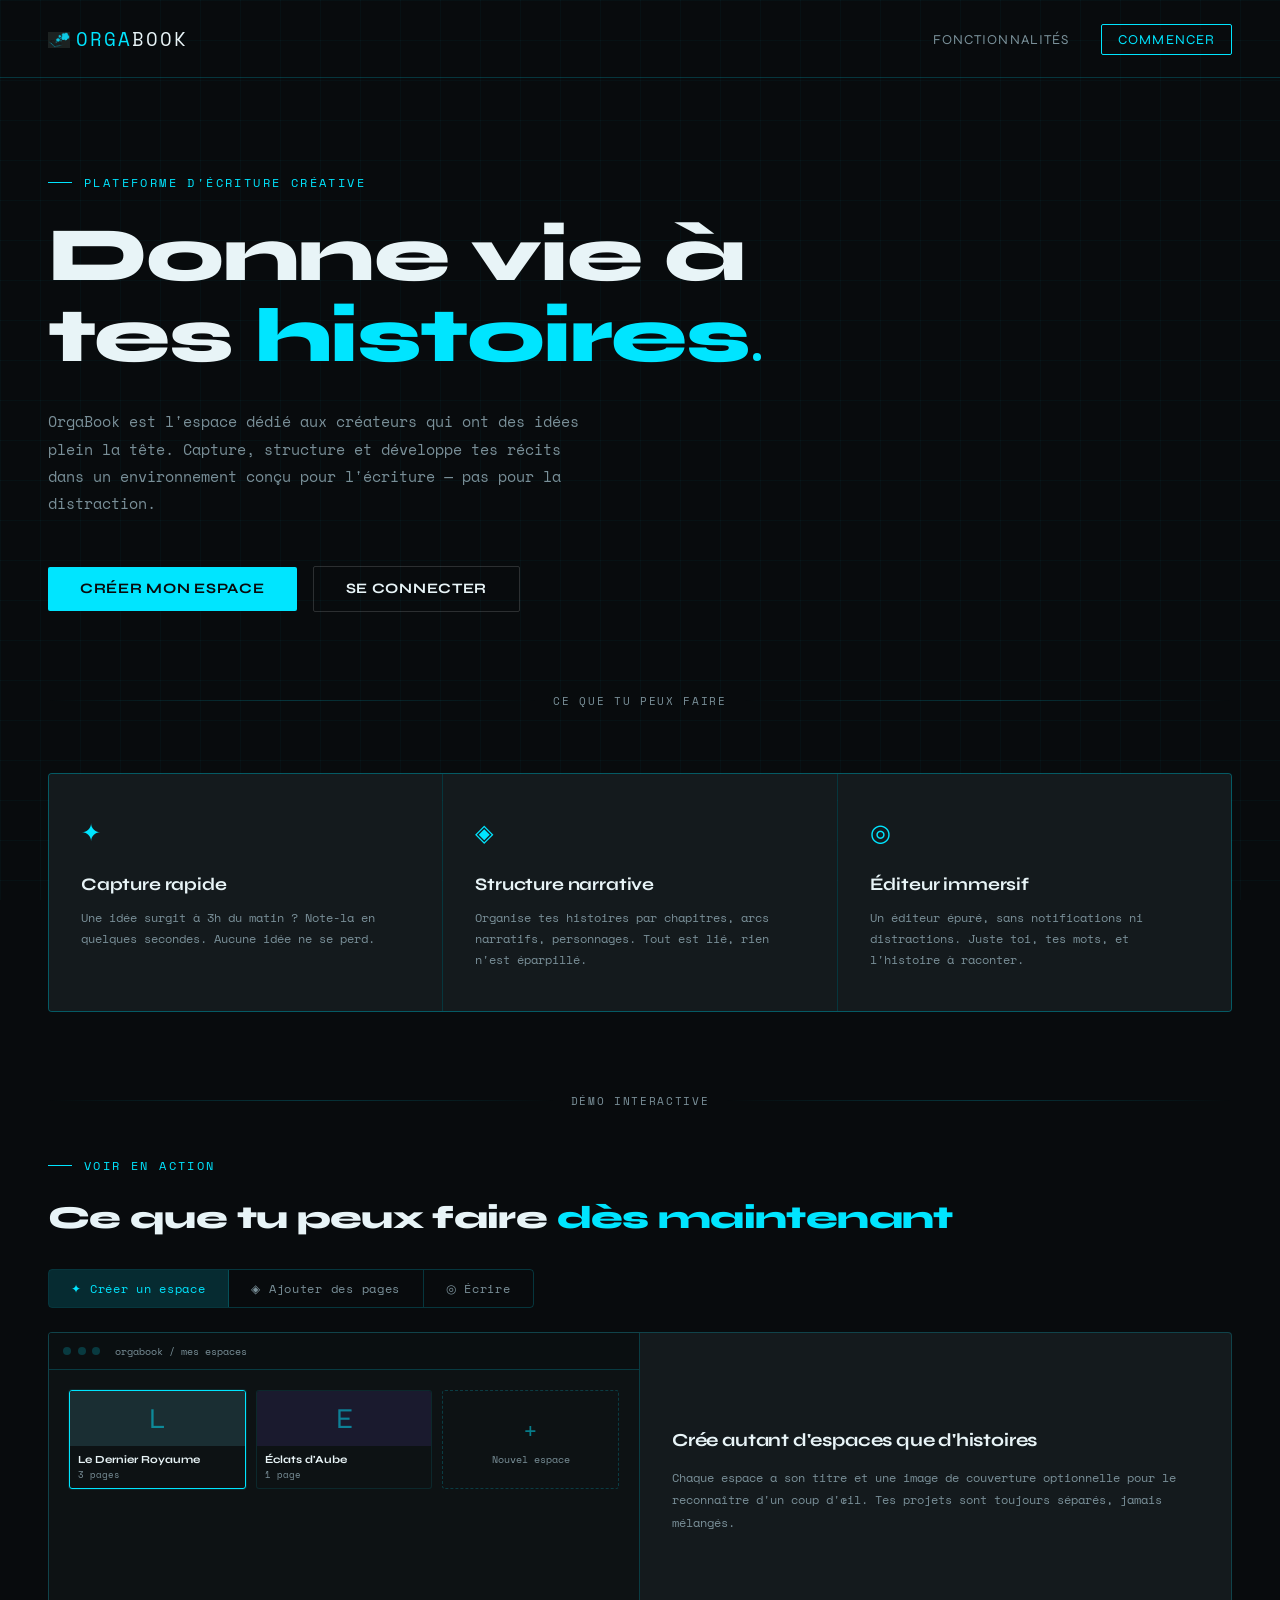
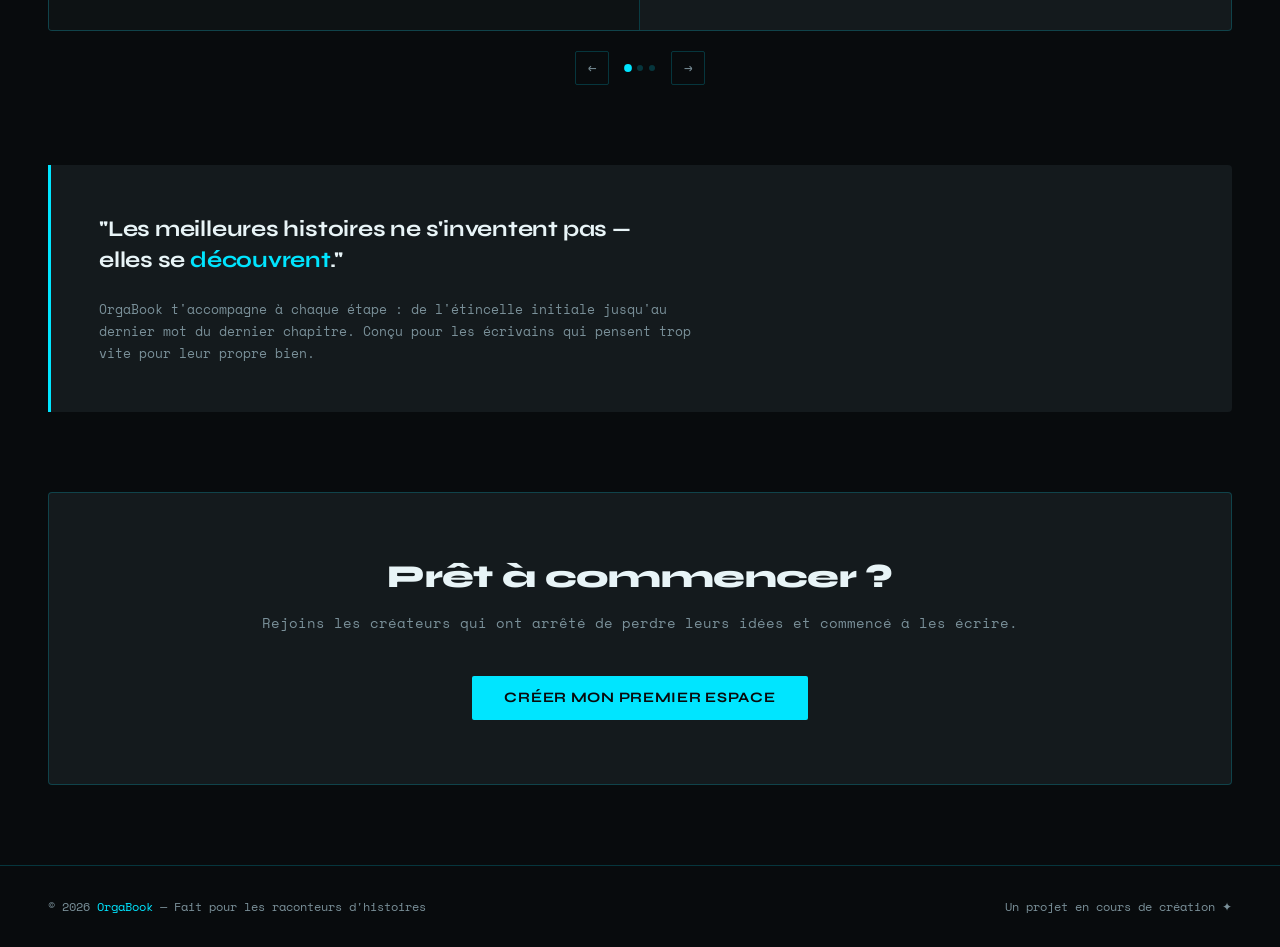
<file: index.html>
<!DOCTYPE html>
<html lang="fr">
<head>
  <meta charset="UTF-8">
  <meta name="viewport" content="width=device-width, initial-scale=1.0">
  <title>OrgaBook</title>
  <link href="https://fonts.googleapis.com/css2?family=Space+Mono:ital,wght@0,400;0,700;1,400&family=Syne:wght@400;700;800&display=swap" rel="stylesheet">
  <link rel="stylesheet" href="css/style.css">
  <link rel="icon" type="image/svg+xml" href="assets/orgabook.png">
</head>
<body>

<nav>
  <div class="logo"><img src="assets/orgabook2.png" alt="" class="logo-img">Orga<span>Book</span></div>
  <span id="nav-greeting" class="nav-greeting"></span>
  <ul>
    <li><a href="html/manual.html">Fonctionnalités</a></li>
    <li><a href="html/login.html" class="nav-cta">Commencer</a></li>
  </ul>
</nav>

<section class="hero">
  <div class="hero-label">Plateforme d'écriture créative</div>
  <h1>Donne vie à<br>tes <em>histoires</em><span class="accent-dot"></span></h1>
  <p class="hero-desc">
    OrgaBook est l'espace dédié aux créateurs qui ont des idées plein la tête.
    Capture, structure et développe tes récits dans un environnement conçu pour l'écriture — pas pour la distraction.
  </p>
  <div class="hero-actions">
    <a href="html/login.html"><button class="btn-primary">Créer mon espace</button></a>
    <a href="html/login.html" id="btn-connect"><button class="btn-secondary">Se connecter</button></a>
  </div>
</section>

<div class="divider">
  <span class="divider-text">Ce que tu peux faire</span>
</div>

<div class="features">
  <div class="feature">
    <span class="feature-icon">✦</span>
    <h3>Capture rapide</h3>
    <p>Une idée surgit à 3h du matin ? Note-la en quelques secondes. Aucune idée ne se perd.</p>
  </div>
  <div class="feature">
    <span class="feature-icon">◈</span>
    <h3>Structure narrative</h3>
    <p>Organise tes histoires par chapitres, arcs narratifs, personnages. Tout est lié, rien n'est éparpillé.</p>
  </div>
  <div class="feature">
    <span class="feature-icon">◎</span>
    <h3>Éditeur immersif</h3>
    <p>Un éditeur épuré, sans notifications ni distractions. Juste toi, tes mots, et l'histoire à raconter.</p>
  </div>
</div>

<!-- ===== SECTION DÉMO ===== -->
<div class="divider" style="margin-top:0; margin-bottom:3rem;">
  <span class="divider-text">Démo interactive</span>
</div>

<div class="demo-section">
  <div class="demo-header">
    <div class="hero-label">Voir en action</div>
    <h2 class="demo-title">Ce que tu peux faire <em>dès maintenant</em></h2>
  </div>

  <div class="demo-tabs">
    <button class="demo-tab active" data-slide="0">✦ Créer un espace</button>
    <button class="demo-tab" data-slide="1">◈ Ajouter des pages</button>
    <button class="demo-tab" data-slide="2">◎ Écrire</button>
  </div>

  <div class="demo-slider">

    <div class="demo-slide active" data-index="0">
      <div class="demo-screen">
        <div class="screen-bar">
          <span class="screen-dot"></span><span class="screen-dot"></span><span class="screen-dot"></span>
          <span class="screen-url">orgabook / mes espaces</span>
        </div>
        <div class="screen-body">
          <div class="mock-spaces-grid">
            <div class="mock-card highlight-card">
              <div class="mock-cover" style="background:#1a2e33;">
                <span style="font-size:1.8rem;opacity:0.5;color:var(--cyan);">L</span>
              </div>
              <div class="mock-card-body">
                <div class="mock-title">Le Dernier Royaume</div>
                <div class="mock-meta">3 pages</div>
              </div>
            </div>
            <div class="mock-card">
              <div class="mock-cover" style="background:#1a1a2e;">
                <span style="font-size:1.8rem;opacity:0.5;color:var(--cyan);">E</span>
              </div>
              <div class="mock-card-body">
                <div class="mock-title">Éclats d'Aube</div>
                <div class="mock-meta">1 page</div>
              </div>
            </div>
            <div class="mock-new-card">
              <span style="font-size:1.5rem;color:var(--cyan);opacity:0.5;">+</span>
              <span>Nouvel espace</span>
            </div>
          </div>
        </div>
      </div>
      <div class="demo-desc">
        <h3>Crée autant d'espaces que d'histoires</h3>
        <p>Chaque espace a son titre et une image de couverture optionnelle pour le reconnaître d'un coup d'œil. Tes projets sont toujours séparés, jamais mélangés.</p>
      </div>
    </div>

    <div class="demo-slide" data-index="1">
      <div class="demo-screen">
        <div class="screen-bar">
          <span class="screen-dot"></span><span class="screen-dot"></span><span class="screen-dot"></span>
          <span class="screen-url">orgabook / Le Dernier Royaume</span>
        </div>
        <div class="screen-body screen-editor">
          <div class="mock-sidebar">
            <div class="mock-back">← Espaces</div>
            <div class="mock-space-title">Le Dernier Royaume</div>
            <div class="mock-section-label">Pages</div>
            <div class="mock-page-item active">◈ Introduction</div>
            <div class="mock-page-item">◦ Chapitre I</div>
            <div class="mock-page-item">◦ Fiche — Aëlyn</div>
            <div class="mock-add-page highlight-pulse">+ Ajouter une page</div>
          </div>
          <div class="mock-editor-area">
            <div class="mock-page-title-bar">Introduction</div>
            <div class="mock-page-lines">
              <div class="mock-line" style="width:85%"></div>
              <div class="mock-line" style="width:60%"></div>
              <div class="mock-line" style="width:72%"></div>
            </div>
          </div>
        </div>
      </div>
      <div class="demo-desc">
        <h3>Structure ton histoire en pages</h3>
        <p>Introduction, chapitres, fiches personnages, notes de worldbuilding... Ajoute autant de pages que nécessaire dans chaque espace. La sidebar te permet de naviguer instantanément.</p>
      </div>
    </div>

    <div class="demo-slide" data-index="2">
      <div class="demo-screen">
        <div class="screen-bar">
          <span class="screen-dot"></span><span class="screen-dot"></span><span class="screen-dot"></span>
          <span class="screen-url">orgabook / Le Dernier Royaume / Introduction</span>
        </div>
        <div class="screen-body screen-editor">
          <div class="mock-sidebar">
            <div class="mock-back">← Espaces</div>
            <div class="mock-space-title">Le Dernier Royaume</div>
            <div class="mock-section-label">Pages</div>
            <div class="mock-page-item active">◈ Introduction</div>
            <div class="mock-page-item">◦ Chapitre I</div>
            <div class="mock-page-item">◦ Fiche — Aëlyn</div>
          </div>
          <div class="mock-editor-area writing">
            <div class="mock-page-title-bar">Introduction</div>
            <div class="mock-page-lines">
              <div class="mock-line" style="width:90%"></div>
              <div class="mock-line" style="width:78%"></div>
              <div class="mock-line" style="width:83%"></div>
              <div class="mock-line" style="width:55%"></div>
              <div class="mock-line" style="width:88%"></div>
              <div class="mock-line" style="width:40%"></div>
              <div class="mock-line cursor-line" style="width:30%"></div>
            </div>
            <div class="mock-status">Sauvegardé ✦</div>
          </div>
        </div>
      </div>
      <div class="demo-desc">
        <h3>Écris sans distraction</h3>
        <p>L'éditeur est épuré et centré sur les mots. Chaque modification est sauvegardée automatiquement — pas besoin de penser à sauvegarder. Concentre-toi uniquement sur ton histoire.</p>
      </div>
    </div>

  </div>

  <div class="demo-controls">
    <button class="demo-arrow" id="demo-prev">←</button>
    <div class="demo-dots">
      <span class="demo-dot active"></span>
      <span class="demo-dot"></span>
      <span class="demo-dot"></span>
    </div>
    <button class="demo-arrow" id="demo-next">→</button>
  </div>
</div>

<div class="quote-block">
  <blockquote>
    "Les meilleures histoires ne s'inventent pas —<br>elles se <em>découvrent</em>."
  </blockquote>
  <p class="quote-desc">
    OrgaBook t'accompagne à chaque étape : de l'étincelle initiale jusqu'au dernier mot du dernier chapitre.
    Conçu pour les écrivains qui pensent trop vite pour leur propre bien.
  </p>
</div>

<div class="cta-section">
  <h2>Prêt à commencer ?</h2>
  <p>Rejoins les créateurs qui ont arrêté de perdre leurs idées et commencé à les écrire.</p>
  <a href="html/login.html"><button class="btn-primary">Créer mon premier espace</button></a>
</div>

<footer>
  <p>© 2026 <span>OrgaBook</span> — Fait pour les raconteurs d'histoires</p>
  <p>Un projet en cours de création ✦</p>
</footer>

<button class="btn-logout" id="btn-logout">Se déconnecter</button>

<script src="js/auth.js"></script>
<script src="js/index.js" defer></script>
</body>
</html>
</file>
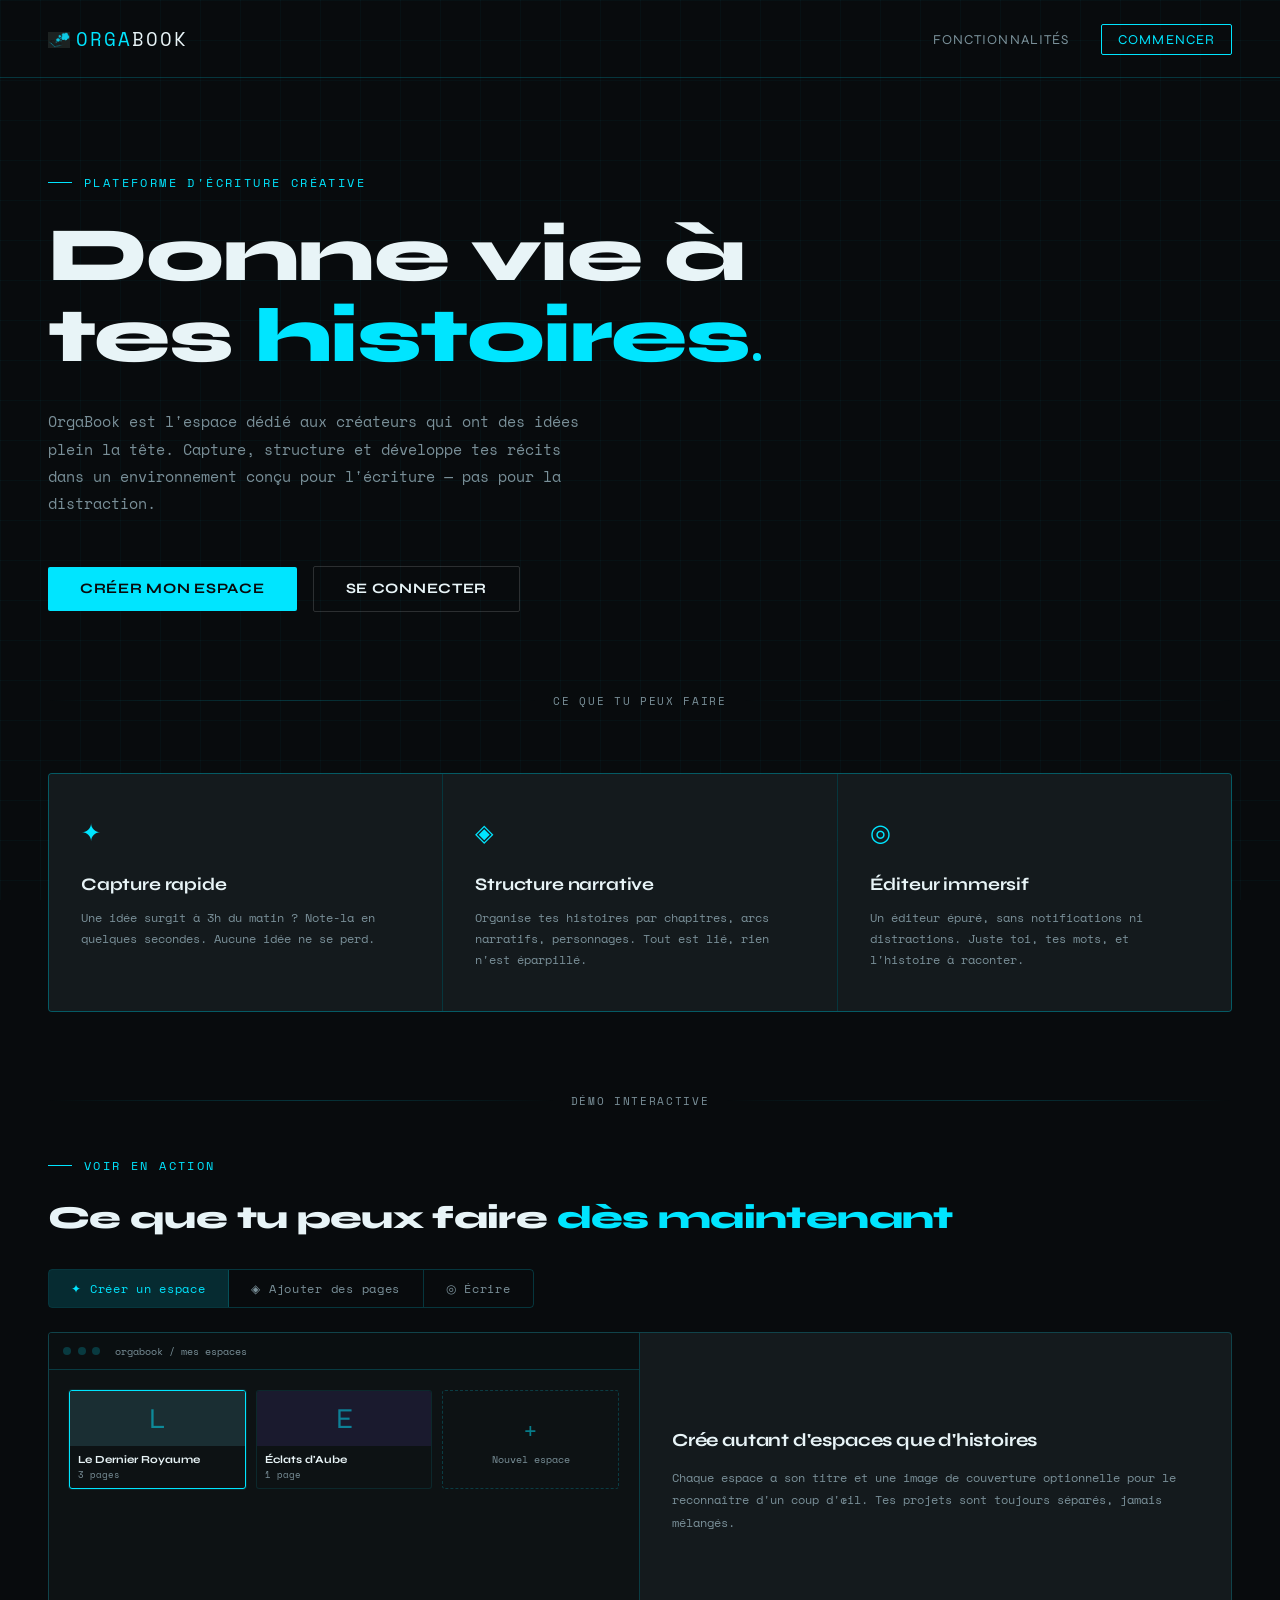
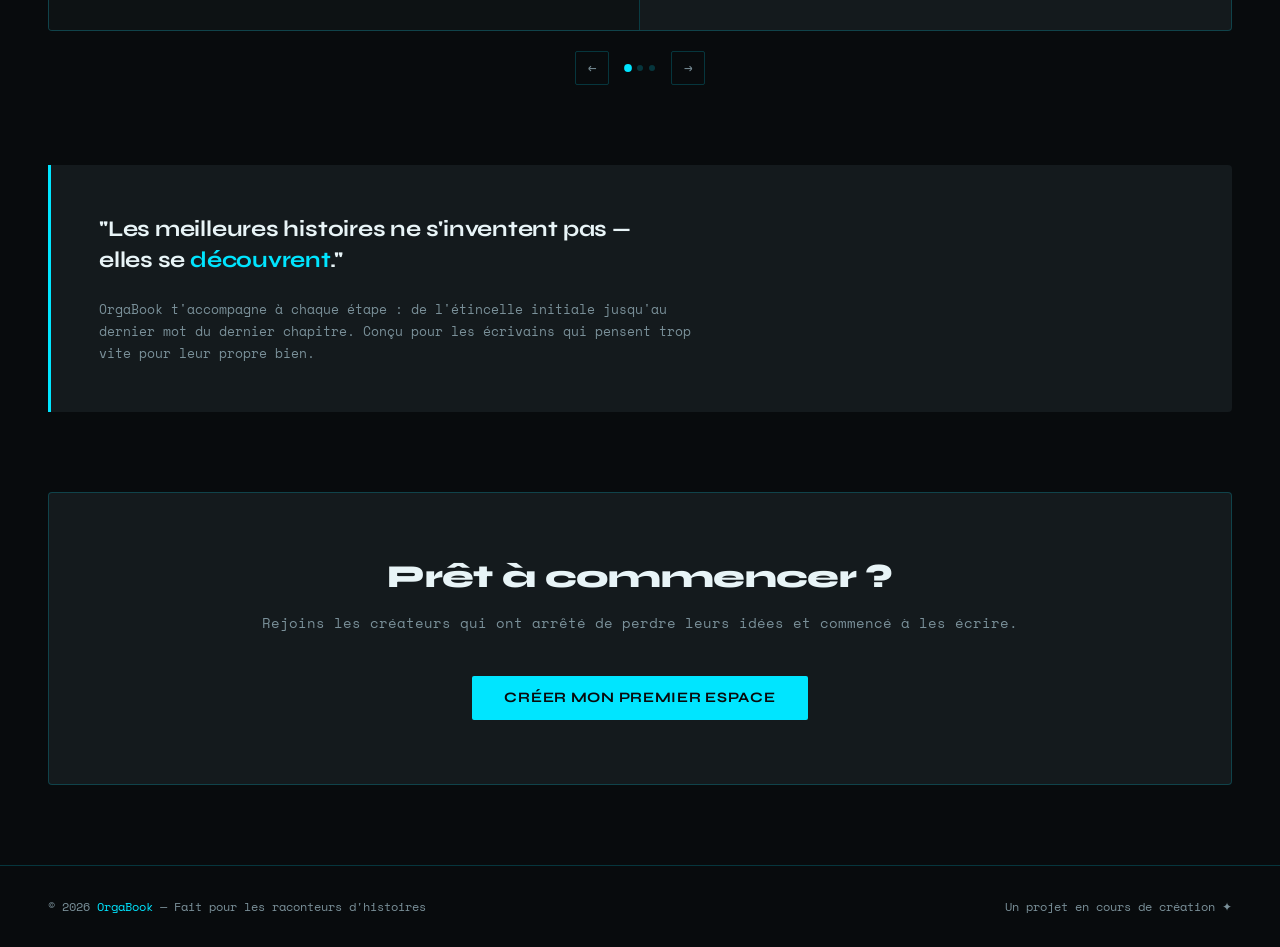
<file: html/index.html>
<!DOCTYPE html>
<html lang="fr">
<head>
  <meta charset="UTF-8">
  <meta name="viewport" content="width=device-width, initial-scale=1.0">
  <title>OrgaBook</title>
  <link href="https://fonts.googleapis.com/css2?family=Space+Mono:ital,wght@0,400;0,700;1,400&family=Syne:wght@400;700;800&display=swap" rel="stylesheet">
  <link rel="stylesheet" href="../css/style.css">
  <link rel="icon" type="image/svg+xml" href="../assets/orgabook.png">
</head>
<body>

<nav>
  <div class="logo"><img src="../assets/orgabook2.png" alt="" class="logo-img">Orga<span>Book</span></div>
  <span id="nav-greeting" class="nav-greeting"></span>
  <ul>
    <li><a href="manual.html">Fonctionnalités</a></li>
    <li><a href="login.html" class="nav-cta">Commencer</a></li>
  </ul>
</nav>

<section class="hero">
  <div class="hero-label">Plateforme d'écriture créative</div>
  <h1>Donne vie à<br>tes <em>histoires</em><span class="accent-dot"></span></h1>
  <p class="hero-desc">
    OrgaBook est l'espace dédié aux créateurs qui ont des idées plein la tête.
    Capture, structure et développe tes récits dans un environnement conçu pour l'écriture — pas pour la distraction.
  </p>
  <div class="hero-actions">
    <a href="login.html"><button class="btn-primary">Créer mon espace</button></a>
    <a href="login.html" id="btn-connect"><button class="btn-secondary">Se connecter</button></a>
  </div>
</section>

<div class="divider">
  <span class="divider-text">Ce que tu peux faire</span>
</div>

<div class="features">
  <div class="feature">
    <span class="feature-icon">✦</span>
    <h3>Capture rapide</h3>
    <p>Une idée surgit à 3h du matin ? Note-la en quelques secondes. Aucune idée ne se perd.</p>
  </div>
  <div class="feature">
    <span class="feature-icon">◈</span>
    <h3>Structure narrative</h3>
    <p>Organise tes histoires par chapitres, arcs narratifs, personnages. Tout est lié, rien n'est éparpillé.</p>
  </div>
  <div class="feature">
    <span class="feature-icon">◎</span>
    <h3>Éditeur immersif</h3>
    <p>Un éditeur épuré, sans notifications ni distractions. Juste toi, tes mots, et l'histoire à raconter.</p>
  </div>
</div>

<!-- ===== SECTION DÉMO ===== -->
<div class="divider" style="margin-top:0; margin-bottom:3rem;">
  <span class="divider-text">Démo interactive</span>
</div>

<div class="demo-section">
  <div class="demo-header">
    <div class="hero-label">Voir en action</div>
    <h2 class="demo-title">Ce que tu peux faire <em>dès maintenant</em></h2>
  </div>

  <div class="demo-tabs">
    <button class="demo-tab active" data-slide="0">✦ Créer un espace</button>
    <button class="demo-tab" data-slide="1">◈ Ajouter des pages</button>
    <button class="demo-tab" data-slide="2">◎ Écrire</button>
  </div>

  <div class="demo-slider">

    <div class="demo-slide active" data-index="0">
      <div class="demo-screen">
        <div class="screen-bar">
          <span class="screen-dot"></span><span class="screen-dot"></span><span class="screen-dot"></span>
          <span class="screen-url">orgabook / mes espaces</span>
        </div>
        <div class="screen-body">
          <div class="mock-spaces-grid">
            <div class="mock-card highlight-card">
              <div class="mock-cover" style="background:#1a2e33;">
                <span style="font-size:1.8rem;opacity:0.5;color:var(--cyan);">L</span>
              </div>
              <div class="mock-card-body">
                <div class="mock-title">Le Dernier Royaume</div>
                <div class="mock-meta">3 pages</div>
              </div>
            </div>
            <div class="mock-card">
              <div class="mock-cover" style="background:#1a1a2e;">
                <span style="font-size:1.8rem;opacity:0.5;color:var(--cyan);">E</span>
              </div>
              <div class="mock-card-body">
                <div class="mock-title">Éclats d'Aube</div>
                <div class="mock-meta">1 page</div>
              </div>
            </div>
            <div class="mock-new-card">
              <span style="font-size:1.5rem;color:var(--cyan);opacity:0.5;">+</span>
              <span>Nouvel espace</span>
            </div>
          </div>
        </div>
      </div>
      <div class="demo-desc">
        <h3>Crée autant d'espaces que d'histoires</h3>
        <p>Chaque espace a son titre et une image de couverture optionnelle pour le reconnaître d'un coup d'œil. Tes projets sont toujours séparés, jamais mélangés.</p>
      </div>
    </div>

    <div class="demo-slide" data-index="1">
      <div class="demo-screen">
        <div class="screen-bar">
          <span class="screen-dot"></span><span class="screen-dot"></span><span class="screen-dot"></span>
          <span class="screen-url">orgabook / Le Dernier Royaume</span>
        </div>
        <div class="screen-body screen-editor">
          <div class="mock-sidebar">
            <div class="mock-back">← Espaces</div>
            <div class="mock-space-title">Le Dernier Royaume</div>
            <div class="mock-section-label">Pages</div>
            <div class="mock-page-item active">◈ Introduction</div>
            <div class="mock-page-item">◦ Chapitre I</div>
            <div class="mock-page-item">◦ Fiche — Aëlyn</div>
            <div class="mock-add-page highlight-pulse">+ Ajouter une page</div>
          </div>
          <div class="mock-editor-area">
            <div class="mock-page-title-bar">Introduction</div>
            <div class="mock-page-lines">
              <div class="mock-line" style="width:85%"></div>
              <div class="mock-line" style="width:60%"></div>
              <div class="mock-line" style="width:72%"></div>
            </div>
          </div>
        </div>
      </div>
      <div class="demo-desc">
        <h3>Structure ton histoire en pages</h3>
        <p>Introduction, chapitres, fiches personnages, notes de worldbuilding... Ajoute autant de pages que nécessaire dans chaque espace. La sidebar te permet de naviguer instantanément.</p>
      </div>
    </div>

    <div class="demo-slide" data-index="2">
      <div class="demo-screen">
        <div class="screen-bar">
          <span class="screen-dot"></span><span class="screen-dot"></span><span class="screen-dot"></span>
          <span class="screen-url">orgabook / Le Dernier Royaume / Introduction</span>
        </div>
        <div class="screen-body screen-editor">
          <div class="mock-sidebar">
            <div class="mock-back">← Espaces</div>
            <div class="mock-space-title">Le Dernier Royaume</div>
            <div class="mock-section-label">Pages</div>
            <div class="mock-page-item active">◈ Introduction</div>
            <div class="mock-page-item">◦ Chapitre I</div>
            <div class="mock-page-item">◦ Fiche — Aëlyn</div>
          </div>
          <div class="mock-editor-area writing">
            <div class="mock-page-title-bar">Introduction</div>
            <div class="mock-page-lines">
              <div class="mock-line" style="width:90%"></div>
              <div class="mock-line" style="width:78%"></div>
              <div class="mock-line" style="width:83%"></div>
              <div class="mock-line" style="width:55%"></div>
              <div class="mock-line" style="width:88%"></div>
              <div class="mock-line" style="width:40%"></div>
              <div class="mock-line cursor-line" style="width:30%"></div>
            </div>
            <div class="mock-status">Sauvegardé ✦</div>
          </div>
        </div>
      </div>
      <div class="demo-desc">
        <h3>Écris sans distraction</h3>
        <p>L'éditeur est épuré et centré sur les mots. Chaque modification est sauvegardée automatiquement — pas besoin de penser à sauvegarder. Concentre-toi uniquement sur ton histoire.</p>
      </div>
    </div>

  </div>

  <div class="demo-controls">
    <button class="demo-arrow" id="demo-prev">←</button>
    <div class="demo-dots">
      <span class="demo-dot active"></span>
      <span class="demo-dot"></span>
      <span class="demo-dot"></span>
    </div>
    <button class="demo-arrow" id="demo-next">→</button>
  </div>
</div>

<div class="quote-block">
  <blockquote>
    "Les meilleures histoires ne s'inventent pas —<br>elles se <em>découvrent</em>."
  </blockquote>
  <p class="quote-desc">
    OrgaBook t'accompagne à chaque étape : de l'étincelle initiale jusqu'au dernier mot du dernier chapitre.
    Conçu pour les écrivains qui pensent trop vite pour leur propre bien.
  </p>
</div>

<div class="cta-section">
  <h2>Prêt à commencer ?</h2>
  <p>Rejoins les créateurs qui ont arrêté de perdre leurs idées et commencé à les écrire.</p>
  <a href="login.html"><button class="btn-primary">Créer mon premier espace</button></a>
</div>

<footer>
  <p>© 2026 <span>OrgaBook</span> — Fait pour les raconteurs d'histoires</p>
  <p>Un projet en cours de création ✦</p>
</footer>

<button class="btn-logout" id="btn-logout">Se déconnecter</button>

<script src="../js/auth.js"></script>
<script src="../js/index.js" defer></script>
</body>
</html>
</file>
<file: css/style.css>
*, *::before, *::after { box-sizing: border-box; margin: 0; padding: 0; }

:root {
  --cyan: #00e5ff;
  --cyan-dim: #00b8cc;
  --cyan-glow: rgba(0, 229, 255, 0.15);
  --black: #080b0d;
  --dark: #0d1214;
  --dark2: #111618;
  --card-bg: #141a1d;
  --border: rgba(0, 229, 255, 0.2);
  --text-muted: #7a9099;
  --white: #e8f4f7;
}

body {
  background: var(--black);
  color: var(--white);
  font-family: 'Syne', sans-serif;
  min-height: 100vh;
  overflow-x: hidden;
}

/* GRID OVERLAY */
body::before {
  content: '';
  position: fixed;
  inset: 0;
  background-image:
    linear-gradient(rgba(0,229,255,0.03) 1px, transparent 1px),
    linear-gradient(90deg, rgba(0,229,255,0.03) 1px, transparent 1px);
  background-size: 40px 40px;
  pointer-events: none;
  z-index: 0;
}

/* NAV */
nav {
  position: relative;
  z-index: 10;
  display: flex;
  justify-content: space-between;
  align-items: center;
  padding: 1.5rem 3rem;
  border-bottom: 1px solid var(--border);
}

.logo {
  font-family: 'Space Mono', monospace;
  font-size: 1.2rem;
  color: var(--cyan);
  letter-spacing: 0.1em;
  text-transform: uppercase;
}

.logo span { color: var(--white); }

nav ul {
  display: flex;
  gap: 2rem;
  list-style: none;
}

nav ul a {
  color: var(--text-muted);
  text-decoration: none;
  font-size: 0.85rem;
  letter-spacing: 0.08em;
  text-transform: uppercase;
  transition: color 0.2s;
}

nav ul a:hover { color: var(--cyan); }

.nav-cta {
  background: transparent;
  border: 1px solid var(--cyan);
  color: var(--cyan) !important;
  padding: 0.4rem 1rem;
  border-radius: 2px;
  transition: background 0.2s !important;
  cursor: pointer;
}

.nav-cta:hover { background: var(--cyan-glow) !important; }

/* HERO */
.hero {
  position: relative;
  z-index: 1;
  padding: 6rem 3rem 5rem;
  max-width: 900px;
}

.hero-label {
  font-family: 'Space Mono', monospace;
  font-size: 0.75rem;
  color: var(--cyan);
  letter-spacing: 0.2em;
  text-transform: uppercase;
  margin-bottom: 1.5rem;
  display: flex;
  align-items: center;
  gap: 0.75rem;
}

.hero-label::before {
  content: '';
  display: inline-block;
  width: 24px;
  height: 1px;
  background: var(--cyan);
}

h1 {
  font-size: clamp(2.5rem, 6vw, 5rem);
  font-weight: 800;
  line-height: 1.05;
  margin-bottom: 2rem;
  letter-spacing: -0.02em;
}

h1 em {
  font-style: normal;
  color: var(--cyan);
  position: relative;
}

.hero-desc {
  font-family: 'Space Mono', monospace;
  font-size: 0.95rem;
  color: var(--text-muted);
  line-height: 1.8;
  max-width: 540px;
  margin-bottom: 3rem;
}

.hero-actions {
  display: flex;
  gap: 1rem;
  align-items: center;
}

.btn-primary {
  background: var(--cyan);
  color: var(--black);
  border: none;
  padding: 0.85rem 2rem;
  font-family: 'Syne', sans-serif;
  font-size: 0.9rem;
  font-weight: 700;
  letter-spacing: 0.05em;
  text-transform: uppercase;
  border-radius: 2px;
  cursor: pointer;
  transition: opacity 0.2s, transform 0.1s;
}

.btn-primary:hover { opacity: 0.9; transform: translateY(-1px); }

.btn-secondary {
  background: transparent;
  color: var(--white);
  border: 1px solid rgba(255,255,255,0.15);
  padding: 0.85rem 2rem;
  font-family: 'Syne', sans-serif;
  font-size: 0.9rem;
  font-weight: 700;
  letter-spacing: 0.05em;
  text-transform: uppercase;
  border-radius: 2px;
  cursor: pointer;
  transition: border-color 0.2s, color 0.2s;
}

.btn-secondary:hover { border-color: var(--cyan); color: var(--cyan); }

/* DIVIDER */
.divider {
  position: relative;
  z-index: 1;
  display: flex;
  align-items: center;
  gap: 1rem;
  padding: 0 3rem;
  margin-bottom: 4rem;
}

.divider::before, .divider::after {
  content: '';
  flex: 1;
  height: 1px;
  background: linear-gradient(90deg, transparent, var(--border), transparent);
}

.divider-text {
  font-family: 'Space Mono', monospace;
  font-size: 0.7rem;
  color: var(--text-muted);
  letter-spacing: 0.15em;
  text-transform: uppercase;
}

/* FEATURES */
.features {
  position: relative;
  z-index: 1;
  display: grid;
  grid-template-columns: repeat(3, 1fr);
  gap: 1px;
  background: var(--border);
  border: 1px solid var(--border);
  margin: 0 3rem 5rem;
  border-radius: 4px;
  overflow: hidden;
}

.feature {
  background: var(--card-bg);
  padding: 2.5rem 2rem;
  transition: background 0.2s;
}

.feature:hover { background: var(--dark2); }

.feature-icon {
  font-family: 'Space Mono', monospace;
  font-size: 1.5rem;
  color: var(--cyan);
  margin-bottom: 1.5rem;
  display: block;
}

.feature h3 {
  font-size: 1.1rem;
  font-weight: 700;
  margin-bottom: 0.75rem;
  letter-spacing: -0.01em;
}

.feature p {
  font-family: 'Space Mono', monospace;
  font-size: 0.78rem;
  color: var(--text-muted);
  line-height: 1.7;
}

/* ===== DEMO SECTION ===== */
.demo-section {
  position: relative;
  z-index: 1;
  margin: 0 3rem 5rem;
}

.demo-header {
  margin-bottom: 2rem;
}

.demo-title {
  font-size: clamp(1.4rem, 3vw, 2rem);
  font-weight: 800;
  letter-spacing: -0.02em;
  margin-top: 0.5rem;
}

.demo-title em {
  font-style: normal;
  color: var(--cyan);
}

/* TABS */
.demo-tabs {
  display: flex;
  gap: 0;
  border: 1px solid var(--border);
  border-radius: 4px;
  overflow: hidden;
  margin-bottom: 1.5rem;
  width: fit-content;
}

.demo-tab {
  background: transparent;
  border: none;
  border-right: 1px solid var(--border);
  color: var(--text-muted);
  font-family: 'Space Mono', monospace;
  font-size: 0.75rem;
  letter-spacing: 0.06em;
  padding: 0.65rem 1.4rem;
  cursor: pointer;
  transition: background 0.2s, color 0.2s;
}

.demo-tab:last-child { border-right: none; }
.demo-tab:hover { background: var(--card-bg); color: var(--white); }
.demo-tab.active { background: var(--cyan-glow); color: var(--cyan); }

/* SLIDER */
.demo-slider {
  position: relative;
  overflow: hidden;
  border: 1px solid var(--border);
  border-radius: 4px;
  background: var(--card-bg);
}

.demo-slide {
  display: none;
  grid-template-columns: 1fr 1fr;
  gap: 0;
  animation: fadeSlide 0.35s ease;
}

.demo-slide.active { display: grid; }

@keyframes fadeSlide {
  from { opacity: 0; transform: translateX(16px); }
  to { opacity: 1; transform: translateX(0); }
}

/* MOCK SCREEN */
.demo-screen {
  border-right: 1px solid var(--border);
  background: var(--dark);
  overflow: hidden;
}

.screen-bar {
  display: flex;
  align-items: center;
  gap: 0.4rem;
  padding: 0.6rem 0.9rem;
  background: #0a0f11;
  border-bottom: 1px solid var(--border);
}

.screen-dot {
  width: 8px;
  height: 8px;
  border-radius: 50%;
  background: var(--border);
  display: inline-block;
}

.screen-url {
  font-family: 'Space Mono', monospace;
  font-size: 0.65rem;
  color: var(--text-muted);
  margin-left: 0.5rem;
}

.screen-body {
  padding: 1.25rem;
  min-height: 260px;
}

/* MOCK SPACES GRID */
.mock-spaces-grid {
  display: grid;
  grid-template-columns: repeat(3, 1fr);
  gap: 0.6rem;
}

.mock-card {
  background: #0d1214;
  border: 1px solid rgba(0,229,255,0.1);
  border-radius: 3px;
  overflow: hidden;
  font-size: 0.7rem;
}

.highlight-card {
  border-color: var(--cyan);
  box-shadow: 0 0 0 1px rgba(0,229,255,0.1);
}

.mock-cover {
  height: 55px;
  display: flex;
  align-items: center;
  justify-content: center;
}

.mock-card-body { padding: 0.45rem 0.5rem; }

.mock-title {
  font-family: 'Syne', sans-serif;
  font-size: 0.68rem;
  font-weight: 700;
  color: var(--white);
  white-space: nowrap;
  overflow: hidden;
  text-overflow: ellipsis;
}

.mock-meta {
  font-family: 'Space Mono', monospace;
  font-size: 0.58rem;
  color: var(--text-muted);
  margin-top: 2px;
}

.mock-new-card {
  border: 1px dashed rgba(0,229,255,0.2);
  border-radius: 3px;
  display: flex;
  flex-direction: column;
  align-items: center;
  justify-content: center;
  gap: 4px;
  height: 100%;
  min-height: 90px;
  font-family: 'Space Mono', monospace;
  font-size: 0.6rem;
  color: var(--text-muted);
}

/* MOCK EDITOR */
.screen-editor { padding: 0; display: flex; }

.mock-sidebar {
  width: 110px;
  min-width: 110px;
  border-right: 1px solid rgba(0,229,255,0.1);
  padding: 0.75rem 0.6rem;
  background: #0a0f11;
  display: flex;
  flex-direction: column;
  gap: 3px;
}

.mock-back {
  font-family: 'Space Mono', monospace;
  font-size: 0.55rem;
  color: var(--text-muted);
  margin-bottom: 6px;
}

.mock-space-title {
  font-family: 'Syne', sans-serif;
  font-size: 0.65rem;
  font-weight: 700;
  color: var(--white);
  margin-bottom: 8px;
  white-space: nowrap;
  overflow: hidden;
  text-overflow: ellipsis;
}

.mock-section-label {
  font-family: 'Space Mono', monospace;
  font-size: 0.5rem;
  color: var(--text-muted);
  letter-spacing: 0.1em;
  text-transform: uppercase;
  margin-bottom: 4px;
}

.mock-page-item {
  font-family: 'Space Mono', monospace;
  font-size: 0.58rem;
  color: var(--text-muted);
  padding: 3px 5px;
  border-radius: 2px;
  white-space: nowrap;
  overflow: hidden;
  text-overflow: ellipsis;
}

.mock-page-item.active {
  background: var(--cyan-glow);
  color: var(--cyan);
  border-left: 2px solid var(--cyan);
  padding-left: 3px;
}

.mock-add-page {
  font-family: 'Space Mono', monospace;
  font-size: 0.55rem;
  color: var(--text-muted);
  border: 1px dashed rgba(0,229,255,0.15);
  border-radius: 2px;
  padding: 4px 5px;
  margin-top: 4px;
  text-align: center;
}

.highlight-pulse {
  animation: pulse 2s ease infinite;
  border-color: var(--cyan);
  color: var(--cyan);
}

@keyframes pulse {
  0%, 100% { opacity: 1; }
  50% { opacity: 0.4; }
}

.mock-editor-area {
  flex: 1;
  padding: 0.75rem 1rem;
  display: flex;
  flex-direction: column;
  gap: 8px;
}

.mock-page-title-bar {
  font-family: 'Syne', sans-serif;
  font-size: 0.85rem;
  font-weight: 700;
  color: var(--white);
  border-bottom: 1px solid rgba(255,255,255,0.06);
  padding-bottom: 6px;
}

.mock-page-lines {
  display: flex;
  flex-direction: column;
  gap: 6px;
  padding-top: 4px;
}

.mock-line {
  height: 7px;
  background: rgba(255,255,255,0.07);
  border-radius: 3px;
}

.writing .mock-line { background: rgba(255,255,255,0.1); }

.cursor-line {
  position: relative;
}

.cursor-line::after {
  content: '';
  position: absolute;
  right: -2px;
  top: 0;
  width: 2px;
  height: 100%;
  background: var(--cyan);
  animation: blink 1s steps(1) infinite;
}

.mock-status {
  font-family: 'Space Mono', monospace;
  font-size: 0.55rem;
  color: var(--text-muted);
  margin-top: auto;
}

/* DEMO DESC */
.demo-desc {
  padding: 2.5rem 2rem;
  display: flex;
  flex-direction: column;
  justify-content: center;
  gap: 1rem;
}

.demo-desc h3 {
  font-size: 1.15rem;
  font-weight: 700;
  letter-spacing: -0.01em;
}

.demo-desc p {
  font-family: 'Space Mono', monospace;
  font-size: 0.78rem;
  color: var(--text-muted);
  line-height: 1.8;
}

/* CONTROLS */
.demo-controls {
  display: flex;
  align-items: center;
  justify-content: center;
  gap: 1rem;
  margin-top: 1.25rem;
}

.demo-arrow {
  background: transparent;
  border: 1px solid var(--border);
  color: var(--text-muted);
  font-family: 'Space Mono', monospace;
  font-size: 0.85rem;
  width: 34px;
  height: 34px;
  border-radius: 2px;
  cursor: pointer;
  transition: border-color 0.2s, color 0.2s;
}

.demo-arrow:hover { border-color: var(--cyan); color: var(--cyan); }

.demo-dots { display: flex; gap: 6px; align-items: center; }

.demo-dot {
  width: 6px;
  height: 6px;
  border-radius: 50%;
  background: var(--border);
  transition: background 0.2s, transform 0.2s;
}

.demo-dot.active { background: var(--cyan); transform: scale(1.3); }

/* QUOTE BLOCK */
.quote-block {
  position: relative;
  z-index: 1;
  margin: 0 3rem 5rem;
  padding: 3rem;
  border-left: 3px solid var(--cyan);
  background: var(--card-bg);
  border-radius: 0 4px 4px 0;
}

.quote-block blockquote {
  font-size: 1.4rem;
  font-weight: 700;
  line-height: 1.4;
  margin-bottom: 1.5rem;
  letter-spacing: -0.01em;
}

.quote-block blockquote em {
  font-style: normal;
  color: var(--cyan);
}

.quote-desc {
  font-family: 'Space Mono', monospace;
  font-size: 0.8rem;
  color: var(--text-muted);
  line-height: 1.7;
  max-width: 600px;
}

/* CTA SECTION */
.cta-section {
  position: relative;
  z-index: 1;
  margin: 0 3rem 5rem;
  padding: 4rem;
  background: var(--card-bg);
  border: 1px solid var(--border);
  border-radius: 4px;
  text-align: center;
}

.cta-section h2 {
  font-size: 2rem;
  font-weight: 800;
  margin-bottom: 1rem;
  letter-spacing: -0.02em;
}

.cta-section p {
  font-family: 'Space Mono', monospace;
  font-size: 0.85rem;
  color: var(--text-muted);
  margin-bottom: 2.5rem;
  line-height: 1.7;
}

/* FOOTER */
footer {
  position: relative;
  z-index: 1;
  border-top: 1px solid var(--border);
  padding: 2rem 3rem;
  display: flex;
  justify-content: space-between;
  align-items: center;
}

footer p {
  font-family: 'Space Mono', monospace;
  font-size: 0.75rem;
  color: var(--text-muted);
}

footer p span { color: var(--cyan); }

/* ANIMATIONS */
@keyframes fadeUp {
  from { opacity: 0; transform: translateY(20px); }
  to { opacity: 1; transform: translateY(0); }
}

.hero, .features, .quote-block, .cta-section {
  animation: fadeUp 0.6s ease both;
}

.features { animation-delay: 0.15s; }
.quote-block { animation-delay: 0.25s; }
.cta-section { animation-delay: 0.35s; }

/* CURSOR ACCENT */
.accent-dot {
  display: inline-block;
  width: 8px;
  height: 8px;
  background: var(--cyan);
  border-radius: 50%;
  margin-left: 4px;
  animation: blink 1.2s steps(1) infinite;
}

@keyframes blink {
  0%, 100% { opacity: 1; }
  50% { opacity: 0; }
}

/* ===== AUTH ===== */
.nav-greeting {
  font-family: 'Space Mono', monospace;
  font-size: 0.72rem;
  color: var(--cyan);
  letter-spacing: 0.06em;
  opacity: 0.85;
}

.btn-logout {
  display: block;
  margin: 0 auto 2rem;
  background: transparent;
  border: 1px solid rgba(255, 77, 109, 0.3);
  color: #ff4d6d;
  font-family: 'Space Mono', monospace;
  font-size: 0.7rem;
  letter-spacing: 0.08em;
  padding: 0.45rem 1.2rem;
  border-radius: 2px;
  cursor: pointer;
  transition: background 0.2s;
}

.btn-logout:hover { background: rgba(255, 77, 109, 0.08); }

.logo-img {
  width: 22px;
  height: 22px;
  object-fit: contain;
  margin-right: 0.4rem;
  vertical-align: middle;
  position: relative;
  top: -1px;
}
</file>
